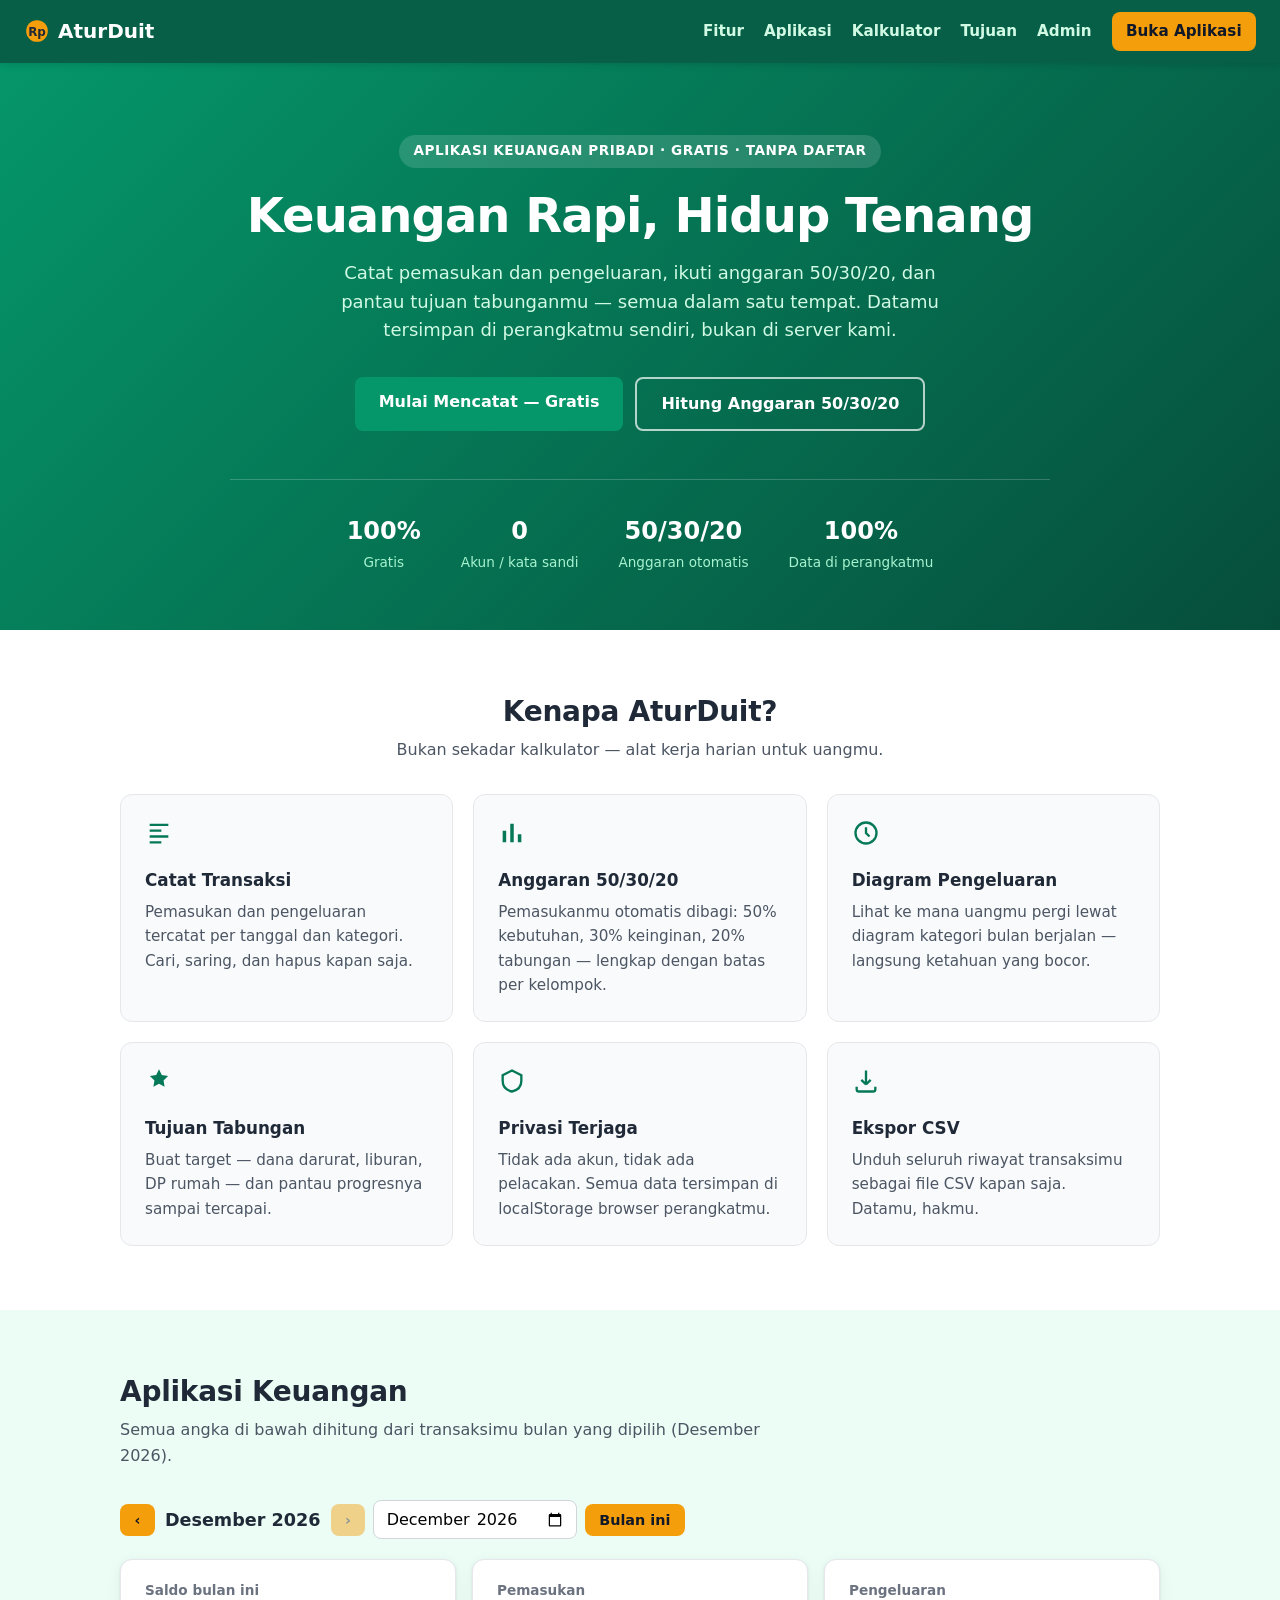
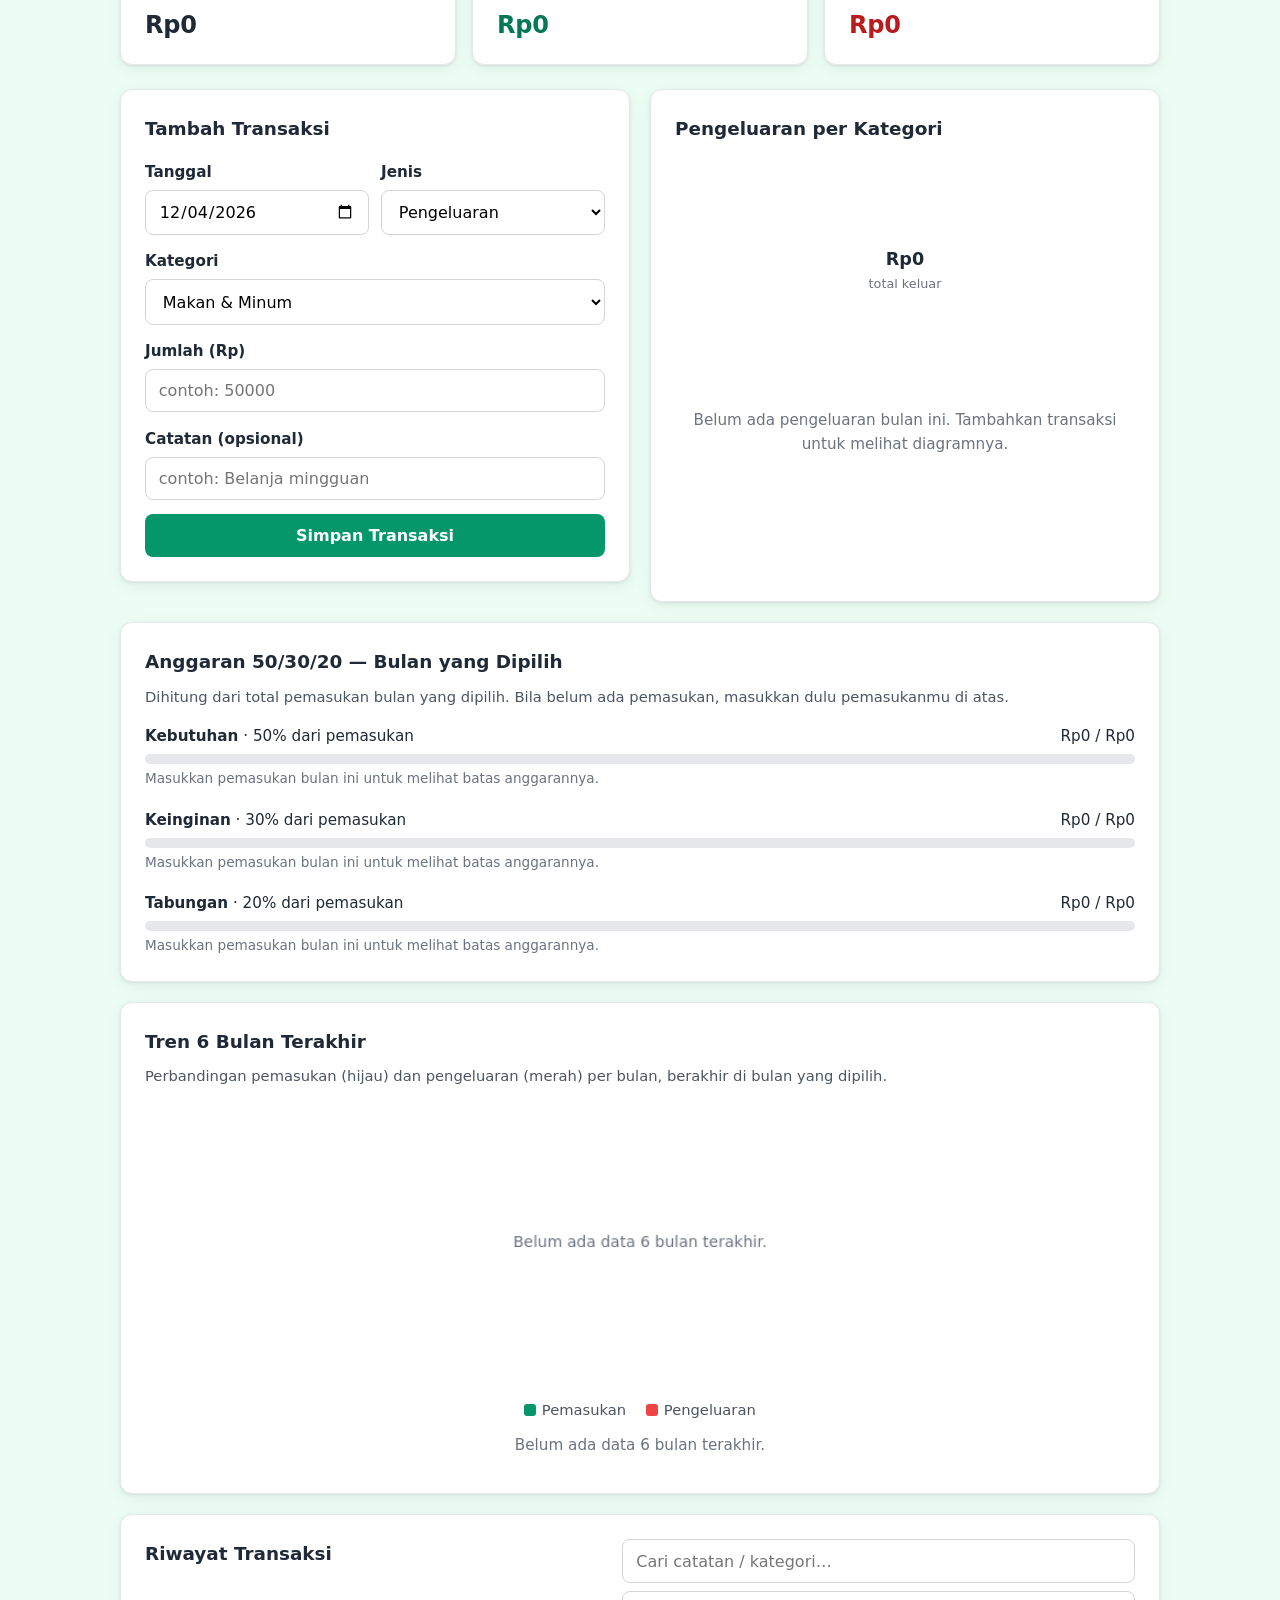
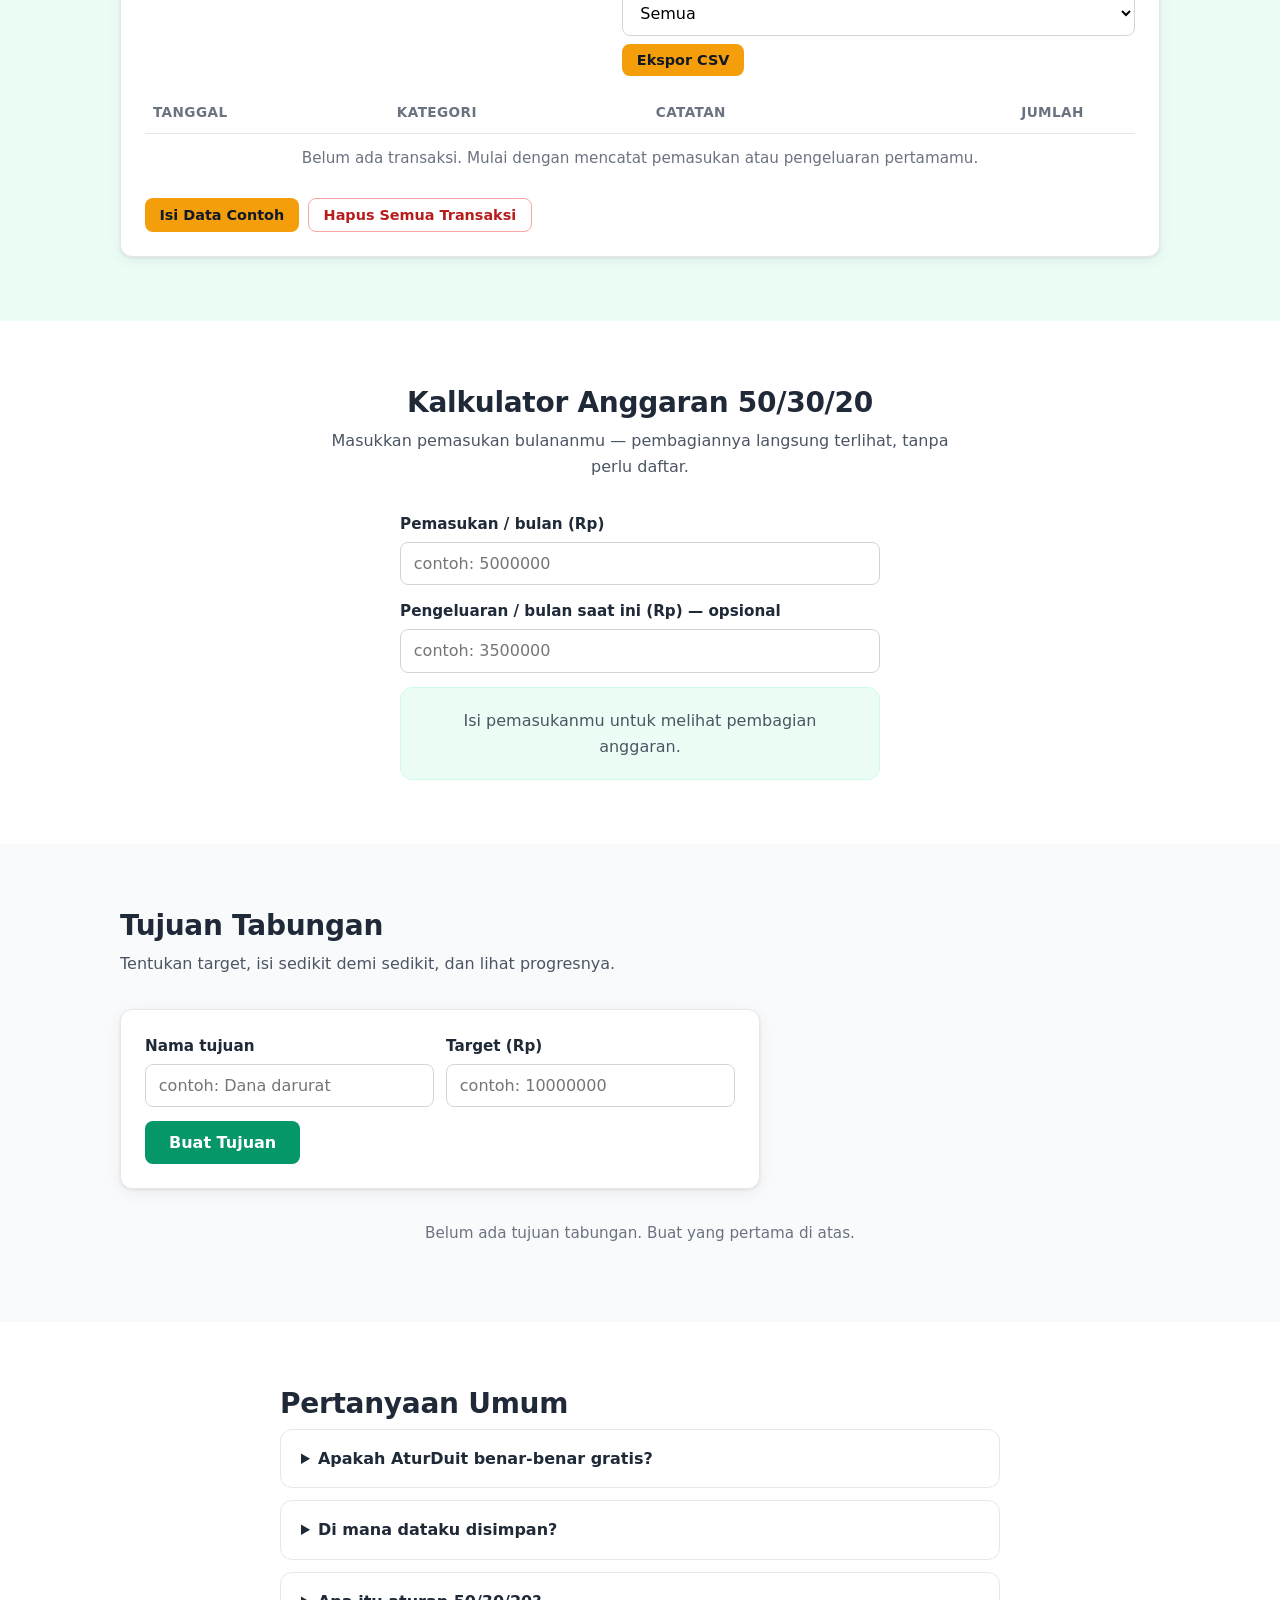
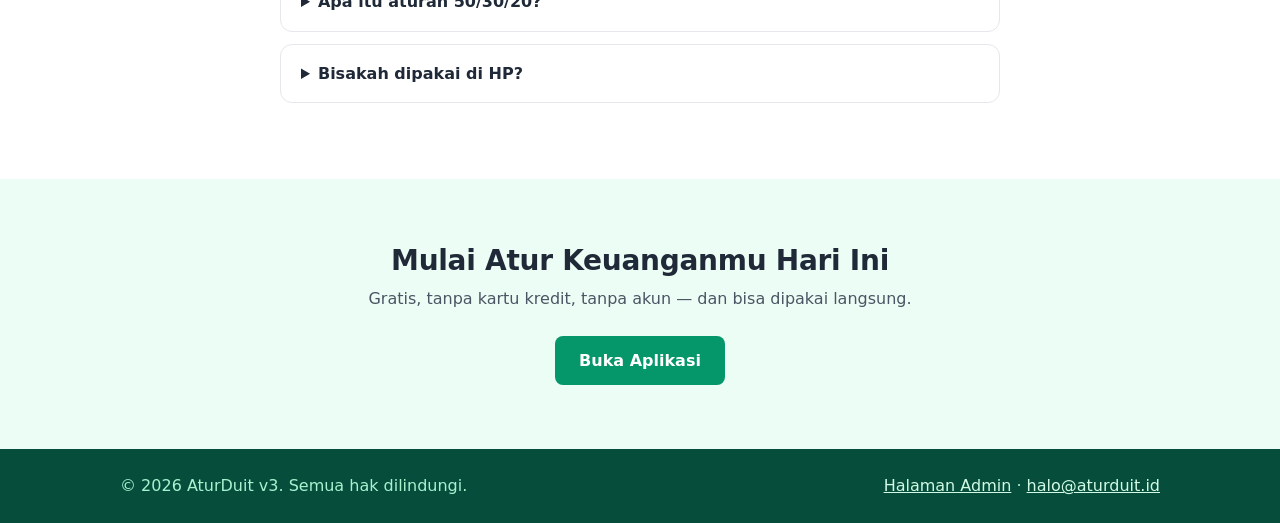
<file: index.html>
<!DOCTYPE html>
<html lang="id">
<head>
  <meta charset="UTF-8">
  <meta name="viewport" content="width=device-width, initial-scale=1.0">
  <meta name="description" content="AturDuit — aplikasi keuangan pribadi gratis. Catat pemasukan dan pengeluaran, atur anggaran 50/30/20, dan capai tujuan tabungan. Data tersimpan di perangkatmu.">
  <title>AturDuit — Kelola Keuanganmu</title>
  <link rel="icon" href="data:image/svg+xml,%3Csvg xmlns='http://www.w3.org/2000/svg' viewBox='0 0 24 24'%3E%3Ccircle cx='12' cy='12' r='10' fill='%23f59e0b'/%3E%3Ctext x='12' y='16.5' text-anchor='middle' font-size='11' font-weight='700' fill='%231f2937'%3ERp%3C/text%3E%3C/svg%3E">
  <link rel="stylesheet" href="style.css">
</head>
<body id="top">
  <header class="header">
    <a class="logo" href="#top" aria-label="AturDuit — kembali ke atas">
      <svg class="logo-icon" viewBox="0 0 24 24" width="26" height="26" aria-hidden="true"><circle cx="12" cy="12" r="10" fill="#f59e0b"/><text x="12" y="16.5" text-anchor="middle" font-size="11" font-weight="700" fill="#1f2937">Rp</text></svg>
      AturDuit
    </a>
    <button class="menu-btn" id="menuBtn" aria-label="Buka menu" aria-expanded="false" aria-controls="nav">☰</button>
    <nav class="nav" id="nav" aria-label="Navigasi utama">
      <a href="#fitur">Fitur</a>
      <a href="#aplikasi">Aplikasi</a>
      <a href="#kalkulator">Kalkulator</a>
      <a href="#tujuan">Tujuan</a>
      <a href="admin.html">Admin</a>
      <a class="nav-cta" href="#aplikasi">Buka Aplikasi</a>
    </nav>
  </header>

  <div class="announce" id="announce" hidden></div>

  <main>
    <section class="hero">
      <div class="hero-inner">
        <p class="hero-eyebrow">Aplikasi keuangan pribadi · Gratis · Tanpa daftar</p>
        <h1>Keuangan Rapi, Hidup Tenang</h1>
        <p class="hero-sub">Catat pemasukan dan pengeluaran, ikuti anggaran 50/30/20, dan pantau tujuan tabunganmu — semua dalam satu tempat. Datamu tersimpan di perangkatmu sendiri, bukan di server kami.</p>
        <div class="hero-actions">
          <a class="btn btn-primary" href="#aplikasi">Mulai Mencatat — Gratis</a>
          <a class="btn btn-ghost" href="#kalkulator">Hitung Anggaran 50/30/20</a>
        </div>
        <ul class="hero-stats" aria-label="Keunggulan AturDuit">
          <li><strong>100%</strong><span>Gratis</span></li>
          <li><strong>0</strong><span>Akun / kata sandi</span></li>
          <li><strong>50/30/20</strong><span>Anggaran otomatis</span></li>
          <li><strong>100%</strong><span>Data di perangkatmu</span></li>
        </ul>
      </div>
    </section>

    <section class="fitur" id="fitur">
      <div class="container">
        <h2>Kenapa AturDuit?</h2>
        <p class="section-sub">Bukan sekadar kalkulator — alat kerja harian untuk uangmu.</p>
        <div class="cards">
          <article class="card">
            <svg viewBox="0 0 24 24" width="28" height="28" aria-hidden="true"><path d="M4 4h16v2H4zM4 9h10v2H4zM4 14h16v2H4zM4 19h10v2H4z" fill="currentColor"/></svg>
            <h3>Catat Transaksi</h3>
            <p>Pemasukan dan pengeluaran tercatat per tanggal dan kategori. Cari, saring, dan hapus kapan saja.</p>
          </article>
          <article class="card">
            <svg viewBox="0 0 24 24" width="28" height="28" aria-hidden="true"><path d="M4 20V10h3v10H4zm6.5 0V4h3v16h-3zM17 20v-7h3v7h-3z" fill="currentColor"/></svg>
            <h3>Anggaran 50/30/20</h3>
            <p>Pemasukanmu otomatis dibagi: 50% kebutuhan, 30% keinginan, 20% tabungan — lengkap dengan batas per kelompok.</p>
          </article>
          <article class="card">
            <svg viewBox="0 0 24 24" width="28" height="28" aria-hidden="true"><circle cx="12" cy="12" r="9" fill="none" stroke="currentColor" stroke-width="2"/><path d="M12 7v5l3 3" fill="none" stroke="currentColor" stroke-width="2"/></svg>
            <h3>Diagram Pengeluaran</h3>
            <p>Lihat ke mana uangmu pergi lewat diagram kategori bulan berjalan — langsung ketahuan yang bocor.</p>
          </article>
          <article class="card">
            <svg viewBox="0 0 24 24" width="28" height="28" aria-hidden="true"><path d="M12 2l2.4 4.9 5.4.8-3.9 3.8.9 5.4-4.8-2.5-4.8 2.5.9-5.4L4.2 7.7l5.4-.8L12 2z" fill="currentColor"/></svg>
            <h3>Tujuan Tabungan</h3>
            <p>Buat target — dana darurat, liburan, DP rumah — dan pantau progresnya sampai tercapai.</p>
          </article>
          <article class="card">
            <svg viewBox="0 0 24 24" width="28" height="28" aria-hidden="true"><path d="M12 3l8 4v5c0 5-3.5 8-8 9-4.5-1-8-4-8-9V7l8-4z" fill="none" stroke="currentColor" stroke-width="2"/></svg>
            <h3>Privasi Terjaga</h3>
            <p>Tidak ada akun, tidak ada pelacakan. Semua data tersimpan di localStorage browser perangkatmu.</p>
          </article>
          <article class="card">
            <svg viewBox="0 0 24 24" width="28" height="28" aria-hidden="true"><path d="M12 3v12m0 0l-4-4m4 4l4-4M4 17v2a2 2 0 002 2h12a2 2 0 002-2v-2" fill="none" stroke="currentColor" stroke-width="2"/></svg>
            <h3>Ekspor CSV</h3>
            <p>Unduh seluruh riwayat transaksimu sebagai file CSV kapan saja. Datamu, hakmu.</p>
          </article>
        </div>
      </div>
    </section>

    <section class="app" id="aplikasi">
      <div class="container">
        <h2>Aplikasi Keuangan</h2>
        <p class="section-sub">Semua angka di bawah dihitung dari transaksimu bulan yang dipilih (<span id="bulanLabel"></span>).</p>

        <div class="month-nav" role="group" aria-label="Pilih bulan">
          <button class="btn btn-small" type="button" id="btnBulanLalu" aria-label="Bulan sebelumnya">‹</button>
          <strong id="bulanTampil"></strong>
          <button class="btn btn-small" type="button" id="btnBulanBerikut" aria-label="Bulan berikutnya">›</button>
          <input type="month" id="bulanPicker" aria-label="Pilih bulan">
          <button class="btn btn-small" type="button" id="btnBulanIni">Bulan ini</button>
        </div>

        <div class="stats" role="group" aria-label="Ringkasan bulan ini">
          <div class="stat"><span class="stat-label">Saldo bulan ini</span><strong class="stat-value" id="statSaldo">Rp0</strong></div>
          <div class="stat stat-in"><span class="stat-label">Pemasukan</span><strong class="stat-value" id="statMasuk">Rp0</strong></div>
          <div class="stat stat-out"><span class="stat-label">Pengeluaran</span><strong class="stat-value" id="statKeluar">Rp0</strong></div>
        </div>

        <div class="app-grid">
          <form class="panel" id="txForm" novalidate>
            <h3>Tambah Transaksi</h3>
            <div class="field-row">
              <label>Tanggal
                <input type="date" id="txTanggal" required>
              </label>
              <label>Jenis
                <select id="txJenis">
                  <option value="keluar">Pengeluaran</option>
                  <option value="masuk">Pemasukan</option>
                </select>
              </label>
            </div>
            <label>Kategori
              <select id="txKategori"></select>
            </label>
            <label>Jumlah (Rp)
              <input type="number" id="txJumlah" placeholder="contoh: 50000" min="1" step="1" inputmode="numeric" required>
            </label>
            <label>Catatan (opsional)
              <input type="text" id="txCatatan" placeholder="contoh: Belanja mingguan" maxlength="80">
            </label>
            <p class="form-error" id="txError" role="alert" hidden></p>
            <button class="btn btn-primary btn-block" type="submit" id="btnSimpanTx">Simpan Transaksi</button>
            <button class="btn btn-block" type="button" id="btnBatalEdit" hidden>Batal Mengubah</button>
          </form>

          <div class="panel">
            <h3>Pengeluaran per Kategori</h3>
            <div class="chart-wrap">
              <canvas id="donut" width="220" height="220" aria-label="Diagram pengeluaran per kategori" role="img"></canvas>
              <div class="chart-center" id="donutCenter"><strong>Rp0</strong><span>total keluar</span></div>
            </div>
            <ul class="legend" id="legend"></ul>
            <p class="empty-note" id="donutEmpty">Belum ada pengeluaran bulan ini. Tambahkan transaksi untuk melihat diagramnya.</p>
          </div>
        </div>

        <div class="panel">
          <h3>Anggaran 50/30/20 — Bulan yang Dipilih</h3>
          <p class="panel-note">Dihitung dari total pemasukan bulan yang dipilih. Bila belum ada pemasukan, masukkan dulu pemasukanmu di atas.</p>
          <div id="budgetBars"></div>
        </div>

        <div class="panel">
          <h3>Tren 6 Bulan Terakhir</h3>
          <p class="panel-note">Perbandingan pemasukan (hijau) dan pengeluaran (merah) per bulan, berakhir di bulan yang dipilih.</p>
          <div class="trend-wrap">
            <canvas id="trend" width="900" height="260" aria-label="Diagram tren pemasukan dan pengeluaran 6 bulan terakhir" role="img"></canvas>
          </div>
          <div class="trend-legend"><span><i class="dot" style="background:#059669"></i>Pemasukan</span><span><i class="dot" style="background:#ef4444"></i>Pengeluaran</span></div>
          <p class="empty-note" id="trendEmpty" hidden>Belum ada data 6 bulan terakhir.</p>
        </div>

        <div class="panel">
          <div class="panel-head">
            <h3>Riwayat Transaksi</h3>
            <div class="tx-tools">
              <input type="search" id="txCari" placeholder="Cari catatan / kategori…" aria-label="Cari transaksi">
              <select id="txFilter" aria-label="Saring transaksi">
                <option value="semua">Semua</option>
                <option value="masuk">Pemasukan</option>
                <option value="keluar">Pengeluaran</option>
              </select>
              <button class="btn btn-small" type="button" id="btnCsv">Ekspor CSV</button>
            </div>
          </div>
          <div class="table-wrap">
            <table class="tx-table">
              <thead><tr><th>Tanggal</th><th>Kategori</th><th>Catatan</th><th class="num">Jumlah</th><th></th></tr></thead>
              <tbody id="txList"></tbody>
            </table>
          </div>
          <p class="empty-note" id="txEmpty">Belum ada transaksi. Mulai dengan mencatat pemasukan atau pengeluaran pertamamu.</p>
          <div class="tx-footer-actions">
            <button class="btn btn-small" type="button" id="btnDemo">Isi Data Contoh</button>
            <button class="btn btn-danger-outline btn-small" type="button" id="btnHapusSemua">Hapus Semua Transaksi</button>
          </div>
        </div>
      </div>
    </section>

    <section class="kalkulator" id="kalkulator">
      <div class="container">
        <h2>Kalkulator Anggaran 50/30/20</h2>
        <p class="section-sub">Masukkan pemasukan bulananmu — pembagiannya langsung terlihat, tanpa perlu daftar.</p>
        <form class="calc" id="calcForm" novalidate>
          <label>Pemasukan / bulan (Rp)
            <input type="number" id="pemasukan" placeholder="contoh: 5000000" min="0" inputmode="numeric">
          </label>
          <label>Pengeluaran / bulan saat ini (Rp) — opsional
            <input type="number" id="pengeluaran" placeholder="contoh: 3500000" min="0" inputmode="numeric">
          </label>
          <div class="calc-result" id="calcResult" aria-live="polite">
            <p class="calc-hint">Isi pemasukanmu untuk melihat pembagian anggaran.</p>
          </div>
        </form>
      </div>
    </section>

    <section class="tujuan" id="tujuan">
      <div class="container">
        <h2>Tujuan Tabungan</h2>
        <p class="section-sub">Tentukan target, isi sedikit demi sedikit, dan lihat progresnya.</p>
        <form class="panel goal-form" id="goalForm" novalidate>
          <div class="field-row">
            <label>Nama tujuan
              <input type="text" id="goalNama" placeholder="contoh: Dana darurat" maxlength="60" required>
            </label>
            <label>Target (Rp)
              <input type="number" id="goalTarget" placeholder="contoh: 10000000" min="1" inputmode="numeric" required>
            </label>
          </div>
          <p class="form-error" id="goalError" role="alert" hidden></p>
          <button class="btn btn-primary" type="submit">Buat Tujuan</button>
        </form>
        <div class="goals" id="goalList"></div>
        <p class="empty-note" id="goalEmpty">Belum ada tujuan tabungan. Buat yang pertama di atas.</p>
      </div>
    </section>

    <section class="faq">
      <div class="container">
        <h2>Pertanyaan Umum</h2>
        <details>
          <summary>Apakah AturDuit benar-benar gratis?</summary>
          <p>Ya. Semua fitur di halaman ini gratis dan bisa dipakai tanpa akun. Tidak ada biaya tersembunyi.</p>
        </details>
        <details>
          <summary>Di mana dataku disimpan?</summary>
          <p>Di browser perangkatmu sendiri (localStorage). Kami tidak mengirim datamu ke server mana pun. Kalau kamu menghapus data browser, riwayatmu ikut terhapus — jadi ekspor CSV secara berkala.</p>
        </details>
        <details>
          <summary>Apa itu aturan 50/30/20?</summary>
          <p>Aturan praktis membagi pemasukan: 50% untuk kebutuhan (makan, tempat tinggal, tagihan), 30% untuk keinginan (hiburan, makan di luar), dan 20% untuk tabungan atau pelunasan utang. Sesuaikan dengan kondisimu — aturan ini titik awal, bukan hukum.</p>
        </details>
        <details>
          <summary>Bisakah dipakai di HP?</summary>
          <p>Bisa. Tampilan menyesuaikan layar kecil, dan semua fitur — mencatat, diagram, tujuan — bekerja di HP maupun laptop.</p>
        </details>
      </div>
    </section>

    <section class="cta" id="cta">
      <div class="container">
        <h2>Mulai Atur Keuanganmu Hari Ini</h2>
        <p>Gratis, tanpa kartu kredit, tanpa akun — dan bisa dipakai langsung.</p>
        <a class="btn btn-primary" href="#aplikasi">Buka Aplikasi</a>
      </div>
    </section>
  </main>

  <footer class="footer">
    <div class="container footer-inner">
      <p>© 2026 AturDuit v3. Semua hak dilindungi.</p>
      <p><a href="admin.html">Halaman Admin</a> · <a href="mailto:halo@aturduit.id">halo@aturduit.id</a></p>
    </div>
  </footer>

  <div class="toast" id="toast" role="status" aria-live="polite" hidden></div>
  <script src="app.js"></script>
</body>
</html>
</file>
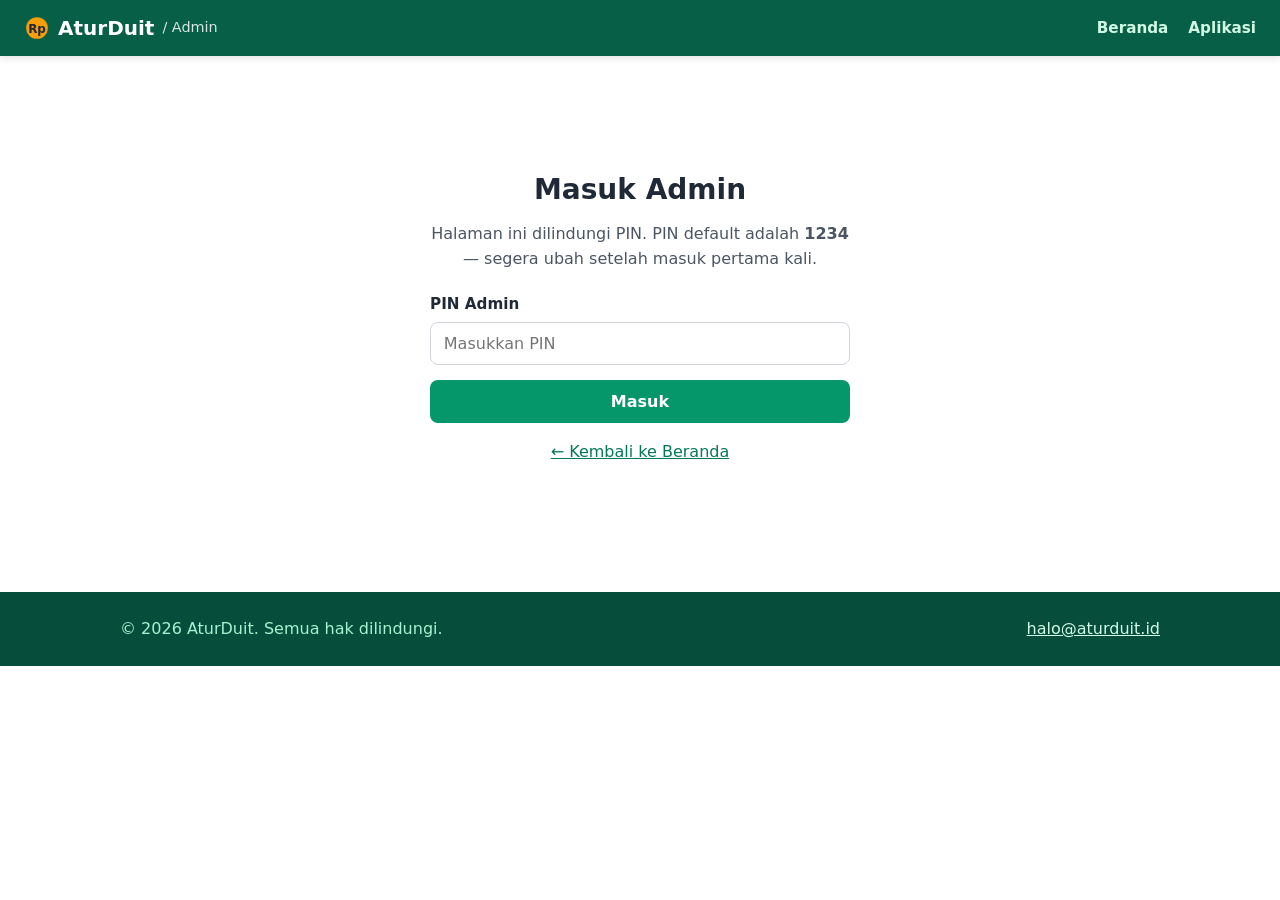
<file: admin.html>
<!DOCTYPE html>
<html lang="id">
<head>
  <meta charset="UTF-8">
  <meta name="viewport" content="width=device-width, initial-scale=1.0">
  <meta name="description" content="Halaman Admin AturDuit — kelola pengumuman, PIN, dan data aplikasi.">
  <title>Admin — AturDuit</title>
  <link rel="icon" href="data:image/svg+xml,%3Csvg xmlns='http://www.w3.org/2000/svg' viewBox='0 0 24 24'%3E%3Ccircle cx='12' cy='12' r='10' fill='%23f59e0b'/%3E%3Ctext x='12' y='16.5' text-anchor='middle' font-size='11' font-weight='700' fill='%231f2937'%3ERp%3C/text%3E%3C/svg%3E">
  <link rel="stylesheet" href="style.css">
</head>
<body>
  <header class="header">
    <a class="logo" href="index.html" aria-label="AturDuit — kembali ke beranda">
      <svg class="logo-icon" viewBox="0 0 24 24" width="26" height="26" aria-hidden="true"><circle cx="12" cy="12" r="10" fill="#f59e0b"/><text x="12" y="16.5" text-anchor="middle" font-size="11" font-weight="700" fill="#1f2937">Rp</text></svg>
      AturDuit <span style="font-weight:400;font-size:0.9rem;opacity:.85">/ Admin</span>
    </a>
    <nav class="nav" id="nav" aria-label="Navigasi utama">
      <a href="index.html">Beranda</a>
      <a href="index.html#aplikasi">Aplikasi</a>
    </nav>
  </header>

  <main class="admin-wrap">
    <!-- Gerbang PIN -->
    <div class="pin-box" id="pinBox">
      <h1>Masuk Admin</h1>
      <p>Halaman ini dilindungi PIN. PIN default adalah <strong>1234</strong> — segera ubah setelah masuk pertama kali.</p>
      <form id="pinForm" novalidate>
        <label style="text-align:left">PIN Admin
          <input type="password" id="pinInput" placeholder="Masukkan PIN" inputmode="numeric" autocomplete="current-password" required>
        </label>
        <p class="form-error" id="pinError" role="alert" hidden></p>
        <button class="btn btn-primary btn-block" type="submit">Masuk</button>
      </form>
      <p style="margin-top:1rem"><a href="index.html">← Kembali ke Beranda</a></p>
    </div>

    <!-- Panel admin -->
    <div id="adminPanel" hidden>
      <h1>Panel Admin</h1>
      <p class="admin-note">Data di bawah dibaca dari perangkat ini (localStorage). AturDuit tidak punya server — admin mengelola data lokal dan tampilan situs.</p>

      <div class="admin-grid">
        <div class="stat"><span class="stat-label">Total transaksi</span><strong class="stat-value" id="admTx">0</strong></div>
        <div class="stat stat-in"><span class="stat-label">Total pemasukan</span><strong class="stat-value" id="admMasuk">Rp0</strong></div>
        <div class="stat stat-out"><span class="stat-label">Total pengeluaran</span><strong class="stat-value" id="admKeluar">Rp0</strong></div>
        <div class="stat"><span class="stat-label">Tujuan tabungan</span><strong class="stat-value" id="admGoal">0</strong></div>
      </div>

      <section class="admin-card">
        <h2>Ringkasan per Bulan</h2>
        <div class="table-wrap">
          <table class="tx-table">
            <thead><tr><th>Bulan</th><th class="num">Pemasukan</th><th class="num">Pengeluaran</th><th class="num">Selisih</th></tr></thead>
            <tbody id="admBulan"></tbody>
          </table>
        </div>
        <p class="empty-note" id="admBulanEmpty">Belum ada transaksi di perangkat ini.</p>
      </section>

      <section class="admin-card">
        <h2>Transaksi Terbaru</h2>
        <div class="table-wrap">
          <table class="tx-table">
            <thead><tr><th>Tanggal</th><th>Kategori</th><th>Catatan</th><th class="num">Jumlah</th></tr></thead>
            <tbody id="admList"></tbody>
          </table>
        </div>
        <p class="empty-note" id="admEmpty">Belum ada transaksi di perangkat ini.</p>
      </section>

      <section class="admin-card">
        <h2>Pengumuman Beranda</h2>
        <p class="admin-note">Teks ini tampil sebagai banner di atas beranda untuk semua pengunjung dari perangkat ini. Kosongkan untuk menyembunyikannya.</p>
        <form id="announceForm" novalidate>
          <label>Isi pengumuman
            <input type="text" id="announceInput" placeholder="contoh: Fitur ekspor CSV kini tersedia!" maxlength="140">
          </label>
          <div class="admin-actions">
            <button class="btn btn-primary" type="submit">Simpan Pengumuman</button>
            <button class="btn btn-danger-outline" type="button" id="announceHapus">Hapus Pengumuman</button>
          </div>
        </form>
      </section>

      <section class="admin-card">
        <h2>Ubah PIN Admin</h2>
        <form id="pinChangeForm" novalidate>
          <div class="field-row">
            <label>PIN baru (4–8 digit)
              <input type="password" id="pinBaru" inputmode="numeric" autocomplete="new-password" required>
            </label>
            <label>Ulangi PIN baru
              <input type="password" id="pinBaruUlang" inputmode="numeric" autocomplete="new-password" required>
            </label>
          </div>
          <p class="form-error" id="pinChangeError" role="alert" hidden></p>
          <button class="btn btn-primary" type="submit">Ubah PIN</button>
        </form>
      </section>

      <section class="admin-card">
        <h2>Data</h2>
        <p class="admin-note">Unduh cadangan seluruh data (transaksi + tujuan) sebagai JSON, atau hapus semuanya dari perangkat ini.</p>
        <div class="admin-actions">
          <button class="btn" type="button" id="btnBackup">Unduh Cadangan (JSON)</button>
          <label class="btn" for="filePulih" style="cursor:pointer">Pulihkan Cadangan (JSON)</label>
          <input type="file" id="filePulih" accept="application/json,.json" hidden>
          <button class="btn btn-danger-outline" type="button" id="btnReset">Hapus Semua Data</button>
          <button class="btn btn-danger-outline" type="button" id="btnKeluar">Keluar Admin</button>
        </div>
      </section>

      <p><a href="index.html">← Kembali ke Beranda</a></p>
    </div>
  </main>

  <footer class="footer">
    <div class="container footer-inner">
      <p>© 2026 AturDuit. Semua hak dilindungi.</p>
      <p><a href="mailto:halo@aturduit.id">halo@aturduit.id</a></p>
    </div>
  </footer>

  <div class="toast" id="toast" role="status" aria-live="polite" hidden></div>
  <script src="admin.js"></script>
</body>
</html>
</file>
<file: style.css>
/* AturDuit v3 — desain serius: bersih, rapi, nyaman dipakai */
:root {
  --green-900: #064e3b;
  --green-800: #065f46;
  --green-700: #047857;
  --green-600: #059669;
  --green-100: #d1fae5;
  --green-50: #ecfdf5;
  --amber-500: #f59e0b;
  --amber-600: #d97706;
  --ink: #1f2937;
  --ink-soft: #4b5563;
  --ink-faint: #6b7280;
  --line: #e5e7eb;
  --bg: #ffffff;
  --bg-soft: #f9fafb;
  --danger: #b91c1c;
  --danger-soft: #fef2f2;
  --radius: 0.75rem;
  --shadow: 0 1px 3px rgb(0 0 0 / 0.08), 0 4px 16px rgb(0 0 0 / 0.06);
  --font: system-ui, -apple-system, "Segoe UI", Roboto, sans-serif;
}

* { margin: 0; padding: 0; box-sizing: border-box; }
[hidden] { display: none !important; }

html { scroll-behavior: smooth; }
@media (prefers-reduced-motion: reduce) {
  html { scroll-behavior: auto; }
  * { transition: none !important; animation: none !important; }
}

body {
  font-family: var(--font);
  color: var(--ink);
  line-height: 1.6;
  background: var(--bg);
}

.container { max-width: 1080px; margin: 0 auto; padding: 0 1.25rem; }
section { scroll-margin-top: 4.5rem; }
h2 { font-size: 1.75rem; line-height: 1.25; margin-bottom: 0.5rem; letter-spacing: -0.01em; }
.section-sub { color: var(--ink-soft); margin-bottom: 2rem; max-width: 640px; }
a { color: var(--green-700); }
:focus-visible { outline: 3px solid var(--amber-500); outline-offset: 2px; border-radius: 4px; }

/* ---------- Header ---------- */
.header {
  position: sticky; top: 0; z-index: 50;
  display: flex; justify-content: space-between; align-items: center;
  padding: 0.75rem 1.5rem;
  background: var(--green-800);
  box-shadow: 0 1px 8px rgb(0 0 0 / 0.15);
}
.logo {
  display: flex; align-items: center; gap: 0.5rem;
  color: #fff; font-weight: 800; font-size: 1.25rem; text-decoration: none;
}
.logo-icon { flex: none; }
.nav { display: flex; gap: 1.25rem; align-items: center; }
.nav a { color: var(--green-100); text-decoration: none; font-weight: 600; font-size: 0.95rem; }
.nav a:hover { color: #fff; }
.nav .nav-cta {
  background: var(--amber-500); color: #111827;
  padding: 0.45rem 0.9rem; border-radius: 0.5rem;
}
.nav .nav-cta:hover { background: var(--amber-600); color: #fff; }
.menu-btn {
  display: none; background: none; border: none;
  color: #fff; font-size: 1.5rem; cursor: pointer; padding: 0.25rem 0.5rem;
}

/* ---------- Pengumuman ---------- */
.announce {
  background: #fffbeb; color: #92400e;
  text-align: center; padding: 0.6rem 1rem;
  font-weight: 600; font-size: 0.95rem;
  border-bottom: 1px solid #fde68a;
}

/* ---------- Tombol ---------- */
.btn {
  display: inline-block; padding: 0.75rem 1.5rem;
  background: var(--amber-500); color: #111827;
  font-weight: 700; font-size: 1rem; font-family: inherit;
  border: none; border-radius: 0.5rem; text-decoration: none; cursor: pointer;
  transition: background 0.15s ease, transform 0.1s ease;
}
.btn:hover { background: var(--amber-600); color: #fff; }
.btn:active { transform: translateY(1px); }
.btn-primary { background: var(--green-600); color: #fff; }
.btn-primary:hover { background: var(--green-700); }
.btn-ghost {
  background: transparent; color: #fff;
  border: 2px solid rgb(255 255 255 / 0.7);
}
.btn-ghost:hover { background: rgb(255 255 255 / 0.12); border-color: #fff; }
.btn-block { width: 100%; }
.btn-small { padding: 0.5rem 0.9rem; font-size: 0.9rem; }
.btn-danger-outline {
  background: transparent; color: var(--danger);
  border: 1px solid #fca5a5;
}
.btn-danger-outline:hover { background: var(--danger-soft); color: var(--danger); }

/* ---------- Hero ---------- */
.hero {
  background: linear-gradient(135deg, var(--green-600), var(--green-900));
  color: #fff; padding: 4.5rem 1.5rem 3.5rem; text-align: center;
}
.hero-inner { max-width: 820px; margin: 0 auto; }
.hero-eyebrow {
  display: inline-block; font-size: 0.85rem; font-weight: 700;
  letter-spacing: 0.04em; text-transform: uppercase;
  background: rgb(255 255 255 / 0.14);
  padding: 0.35rem 0.9rem; border-radius: 999px; margin-bottom: 1.25rem;
}
.hero h1 { font-size: clamp(2rem, 5vw, 3rem); line-height: 1.15; margin-bottom: 1rem; letter-spacing: -0.02em; }
.hero-sub { font-size: 1.125rem; color: #d1fae5; max-width: 640px; margin: 0 auto 2rem; }
.hero-actions { display: flex; gap: 0.75rem; justify-content: center; flex-wrap: wrap; }
.hero-stats {
  list-style: none; display: flex; justify-content: center; gap: 2.5rem; flex-wrap: wrap;
  margin-top: 3rem; padding-top: 2rem; border-top: 1px solid rgb(255 255 255 / 0.2);
}
.hero-stats li { display: flex; flex-direction: column; gap: 0.1rem; }
.hero-stats strong { font-size: 1.5rem; }
.hero-stats span { font-size: 0.85rem; color: #a7f3d0; }

/* ---------- Fitur ---------- */
.fitur { padding: 4rem 0; text-align: center; }
.fitur h2, .fitur .section-sub { margin-left: auto; margin-right: auto; }
.cards {
  display: grid; grid-template-columns: repeat(3, 1fr);
  gap: 1.25rem; text-align: left;
}
.card {
  padding: 1.5rem; border: 1px solid var(--line); border-radius: var(--radius);
  background: var(--bg-soft);
  transition: box-shadow 0.15s ease, transform 0.15s ease;
}
.card:hover { box-shadow: var(--shadow); transform: translateY(-2px); }
.card svg { color: var(--green-700); margin-bottom: 0.75rem; }
.card h3 { margin-bottom: 0.4rem; font-size: 1.05rem; }
.card p { color: var(--ink-soft); font-size: 0.95rem; }

/* ---------- Aplikasi ---------- */
.app { padding: 4rem 0; background: var(--green-50); }
.stats { display: grid; grid-template-columns: repeat(3, 1fr); gap: 1rem; margin-bottom: 1.5rem; }
.stat {
  background: #fff; border: 1px solid var(--line); border-radius: var(--radius);
  padding: 1.25rem 1.5rem; box-shadow: var(--shadow);
}
.stat-label { display: block; color: var(--ink-faint); font-size: 0.85rem; font-weight: 600; margin-bottom: 0.25rem; }
.stat-value { font-size: 1.5rem; letter-spacing: -0.01em; }
.stat-in .stat-value { color: var(--green-700); }
.stat-out .stat-value { color: var(--danger); }

.app-grid { display: grid; grid-template-columns: 1fr 1fr; gap: 1.25rem; margin-bottom: 1.25rem; }
.panel {
  background: #fff; border: 1px solid var(--line); border-radius: var(--radius);
  padding: 1.5rem; margin-bottom: 1.25rem; box-shadow: var(--shadow);
}
.panel:last-child { margin-bottom: 0; }
.panel h3 { font-size: 1.15rem; margin-bottom: 1rem; }
.panel-note { color: var(--ink-soft); font-size: 0.92rem; margin: -0.5rem 0 1rem; }
.panel-head {
  display: flex; justify-content: space-between; align-items: flex-start;
  gap: 1rem; flex-wrap: wrap; margin-bottom: 1rem;
}
.panel-head h3 { margin-bottom: 0; }
.tx-tools { display: flex; gap: 0.5rem; flex-wrap: wrap; }

label { font-weight: 600; font-size: 0.95rem; display: flex; flex-direction: column; gap: 0.35rem; margin-bottom: 0.9rem; }
.field-row { display: grid; grid-template-columns: 1fr 1fr; gap: 0.75rem; }
input, select {
  padding: 0.7rem 0.8rem; border: 1px solid #d1d5db; border-radius: 0.5rem;
  font-size: 1rem; font-family: inherit; background: #fff; width: 100%;
}
input:focus, select:focus { outline: none; border-color: var(--green-600); box-shadow: 0 0 0 3px rgb(5 150 105 / 0.15); }
.form-error { color: var(--danger); font-weight: 600; font-size: 0.92rem; margin-bottom: 0.75rem; }

.chart-wrap { position: relative; width: 220px; height: 220px; margin: 0 auto 1rem; }
.chart-wrap canvas { display: block; }
.chart-center {
  position: absolute; inset: 0; display: flex; flex-direction: column;
  align-items: center; justify-content: center; pointer-events: none; text-align: center;
}
.chart-center strong { font-size: 1.1rem; }
.chart-center span { font-size: 0.8rem; color: var(--ink-faint); }
.legend { list-style: none; display: flex; flex-direction: column; gap: 0.4rem; }
.legend li { display: flex; align-items: center; gap: 0.6rem; font-size: 0.95rem; }
.legend .dot { width: 12px; height: 12px; border-radius: 3px; flex: none; }
.legend .amt { margin-left: auto; font-weight: 700; }
.empty-note { color: var(--ink-faint); font-size: 0.95rem; text-align: center; padding: 0.75rem 0; }

.budget-row { margin-bottom: 1.1rem; }
.budget-row:last-child { margin-bottom: 0; }
.budget-top { display: flex; justify-content: space-between; gap: 1rem; font-size: 0.95rem; margin-bottom: 0.35rem; }
.budget-top strong { font-weight: 700; }
.budget-top .over { color: var(--danger); }
.bar { height: 10px; background: #e5e7eb; border-radius: 999px; overflow: hidden; }
.bar > span { display: block; height: 100%; background: var(--green-600); border-radius: 999px; transition: width 0.4s ease; }
.bar > span.over { background: var(--danger); }
.budget-note { font-size: 0.85rem; color: var(--ink-faint); margin-top: 0.25rem; }

.table-wrap { overflow-x: auto; }
.tx-table { width: 100%; border-collapse: collapse; font-size: 0.95rem; }
.tx-table th, .tx-table td { padding: 0.6rem 0.5rem; text-align: left; border-bottom: 1px solid var(--line); }
.tx-table th { color: var(--ink-faint); font-size: 0.85rem; text-transform: uppercase; letter-spacing: 0.03em; }
.tx-table .num { text-align: right; white-space: nowrap; font-variant-numeric: tabular-nums; }
.tx-table .in { color: var(--green-700); font-weight: 700; }
.tx-table .out { color: var(--danger); font-weight: 700; }
.tx-del {
  background: none; border: none; color: var(--ink-faint); cursor: pointer;
  font-size: 1.1rem; padding: 0.2rem 0.4rem; border-radius: 0.4rem;
}
.tx-del:hover { color: var(--danger); background: var(--danger-soft); }

/* ---------- Navigasi bulan ---------- */
.month-nav { display: flex; align-items: center; gap: 0.5rem; flex-wrap: wrap; margin-bottom: 1.25rem; }
.month-nav strong { font-size: 1.1rem; min-width: 10rem; text-align: center; }
.month-nav input[type="month"] { width: auto; margin-bottom: 0; padding: 0.5rem 0.7rem; }
.month-nav .btn[disabled] { opacity: 0.45; cursor: not-allowed; }

/* ---------- Tren ---------- */
.trend-wrap { overflow-x: auto; }
.trend-wrap canvas { width: 100%; height: auto; display: block; }
.trend-legend { display: flex; gap: 1.25rem; justify-content: center; margin-top: 0.5rem; font-size: 0.92rem; color: var(--ink-soft); }
.trend-legend .dot { display: inline-block; width: 12px; height: 12px; border-radius: 3px; margin-right: 0.35rem; vertical-align: -1px; }

/* ---------- Aksi transaksi ---------- */
.tx-actions { white-space: nowrap; }
.tx-edit {
  background: none; border: 1px solid var(--line); color: var(--green-700);
  font-weight: 600; font-size: 0.85rem; padding: 0.25rem 0.6rem; border-radius: 0.4rem;
  cursor: pointer; margin-right: 0.25rem; font-family: inherit;
}
.tx-edit:hover { background: var(--green-50); }
.tx-footer-actions { display: flex; gap: 0.6rem; flex-wrap: wrap; margin-top: 1rem; }

/* ---------- Kalkulator ---------- */
.kalkulator { padding: 4rem 0; text-align: center; }
.kalkulator .section-sub { margin-left: auto; margin-right: auto; }
.calc { max-width: 480px; margin: 0 auto; text-align: left; }
.calc-result {
  background: var(--green-50); border: 1px solid var(--green-100);
  border-radius: var(--radius); padding: 1.25rem; margin-top: 0.5rem;
}
.calc-hint { color: var(--ink-soft); text-align: center; }
.calc-rows { display: flex; flex-direction: column; gap: 0.6rem; }
.calc-row { display: flex; justify-content: space-between; gap: 1rem; }
.calc-row.total { border-top: 1px solid var(--line); padding-top: 0.6rem; font-weight: 700; }
.calc-row .neg { color: var(--danger); }
.calc-row .pos { color: var(--green-700); }
.calc-note { font-size: 0.88rem; color: var(--ink-soft); margin-top: 0.75rem; }

/* ---------- Tujuan ---------- */
.tujuan { padding: 4rem 0; background: var(--bg-soft); }
.goal-form { max-width: 640px; }
.goals { display: grid; grid-template-columns: repeat(2, 1fr); gap: 1rem; }
.goal-card {
  background: #fff; border: 1px solid var(--line); border-radius: var(--radius);
  padding: 1.25rem; box-shadow: var(--shadow);
}
.goal-card.done { border-color: var(--green-600); background: var(--green-50); }
.goal-top { display: flex; justify-content: space-between; align-items: baseline; gap: 0.75rem; }
.goal-top h3 { font-size: 1.05rem; }
.goal-top .pct { font-weight: 800; color: var(--green-700); white-space: nowrap; }
.goal-amounts { color: var(--ink-soft); font-size: 0.92rem; margin: 0.35rem 0 0.6rem; }
.goal-actions { display: flex; gap: 0.5rem; margin-top: 0.75rem; flex-wrap: wrap; }
.goal-actions input { flex: 1; min-width: 120px; padding: 0.5rem 0.7rem; }
.goal-done-badge {
  display: inline-block; background: var(--green-600); color: #fff;
  font-size: 0.8rem; font-weight: 700; padding: 0.15rem 0.6rem; border-radius: 999px;
}

/* ---------- FAQ / CTA / Footer ---------- */
.faq { padding: 4rem 0; }
.faq .container { max-width: 760px; }
.faq details {
  border: 1px solid var(--line); border-radius: var(--radius);
  padding: 1rem 1.25rem; margin-bottom: 0.75rem; background: #fff;
}
.faq summary { font-weight: 700; cursor: pointer; }
.faq details p { color: var(--ink-soft); margin-top: 0.5rem; }

.cta { text-align: center; padding: 4rem 1.5rem; background: var(--green-50); }
.cta h2 { margin-bottom: 0.5rem; }
.cta p { margin-bottom: 1.5rem; color: var(--ink-soft); }

.footer { padding: 1.5rem; background: var(--green-900); color: #a7f3d0; }
.footer-inner { display: flex; justify-content: space-between; gap: 1rem; flex-wrap: wrap; }
.footer a { color: #d1fae5; }

/* ---------- Toast ---------- */
.toast {
  position: fixed; left: 50%; bottom: 1.5rem; transform: translateX(-50%);
  background: var(--ink); color: #fff; padding: 0.75rem 1.25rem;
  border-radius: 0.5rem; box-shadow: var(--shadow); z-index: 100;
  font-weight: 600; max-width: 90vw; text-align: center;
}

/* ---------- Admin ---------- */
.admin-wrap { max-width: 860px; margin: 0 auto; padding: 3rem 1.25rem 4rem; }
.admin-wrap h1 { font-size: 1.75rem; margin-bottom: 0.5rem; }
.admin-card {
  background: #fff; border: 1px solid var(--line); border-radius: var(--radius);
  padding: 1.5rem; margin-bottom: 1.25rem; box-shadow: var(--shadow);
}
.admin-card h2 { font-size: 1.15rem; margin-bottom: 1rem; }
.admin-grid { display: grid; grid-template-columns: repeat(4, 1fr); gap: 1rem; margin-bottom: 1.25rem; }
.admin-note { color: var(--ink-soft); font-size: 0.92rem; margin-bottom: 1rem; }
.admin-actions { display: flex; gap: 0.6rem; flex-wrap: wrap; }
.pin-box { max-width: 420px; margin: 4rem auto; text-align: center; }
.pin-box h1 { margin-bottom: 0.5rem; }
.pin-box p { color: var(--ink-soft); margin-bottom: 1.25rem; }

/* ---------- Responsif ---------- */
@media (max-width: 820px) {
  .cards { grid-template-columns: repeat(2, 1fr); }
  .app-grid { grid-template-columns: 1fr; }
  .goals { grid-template-columns: 1fr; }
  .admin-grid { grid-template-columns: repeat(2, 1fr); }
}
@media (max-width: 640px) {
  .menu-btn { display: block; }
  .nav {
    display: none; position: absolute; top: 100%; right: 1rem;
    flex-direction: column; align-items: stretch; gap: 0;
    background: var(--green-800); padding: 0.5rem; border-radius: 0.5rem;
    min-width: 200px; box-shadow: var(--shadow);
  }
  .nav.open { display: flex; }
  .nav a { padding: 0.6rem 0.75rem; border-radius: 0.4rem; }
  .nav a:hover { background: rgb(255 255 255 / 0.1); }
  .hero { padding: 3rem 1.25rem 2.5rem; }
  .cards { grid-template-columns: 1fr; }
  .stats { grid-template-columns: 1fr; }
  .stat-value { font-size: 1.3rem; }
  .field-row { grid-template-columns: 1fr; }
  .hero-stats { gap: 1.25rem; }
  .tx-tools { width: 100%; }
  .tx-tools input, .tx-tools select { flex: 1; }
}
</file>
